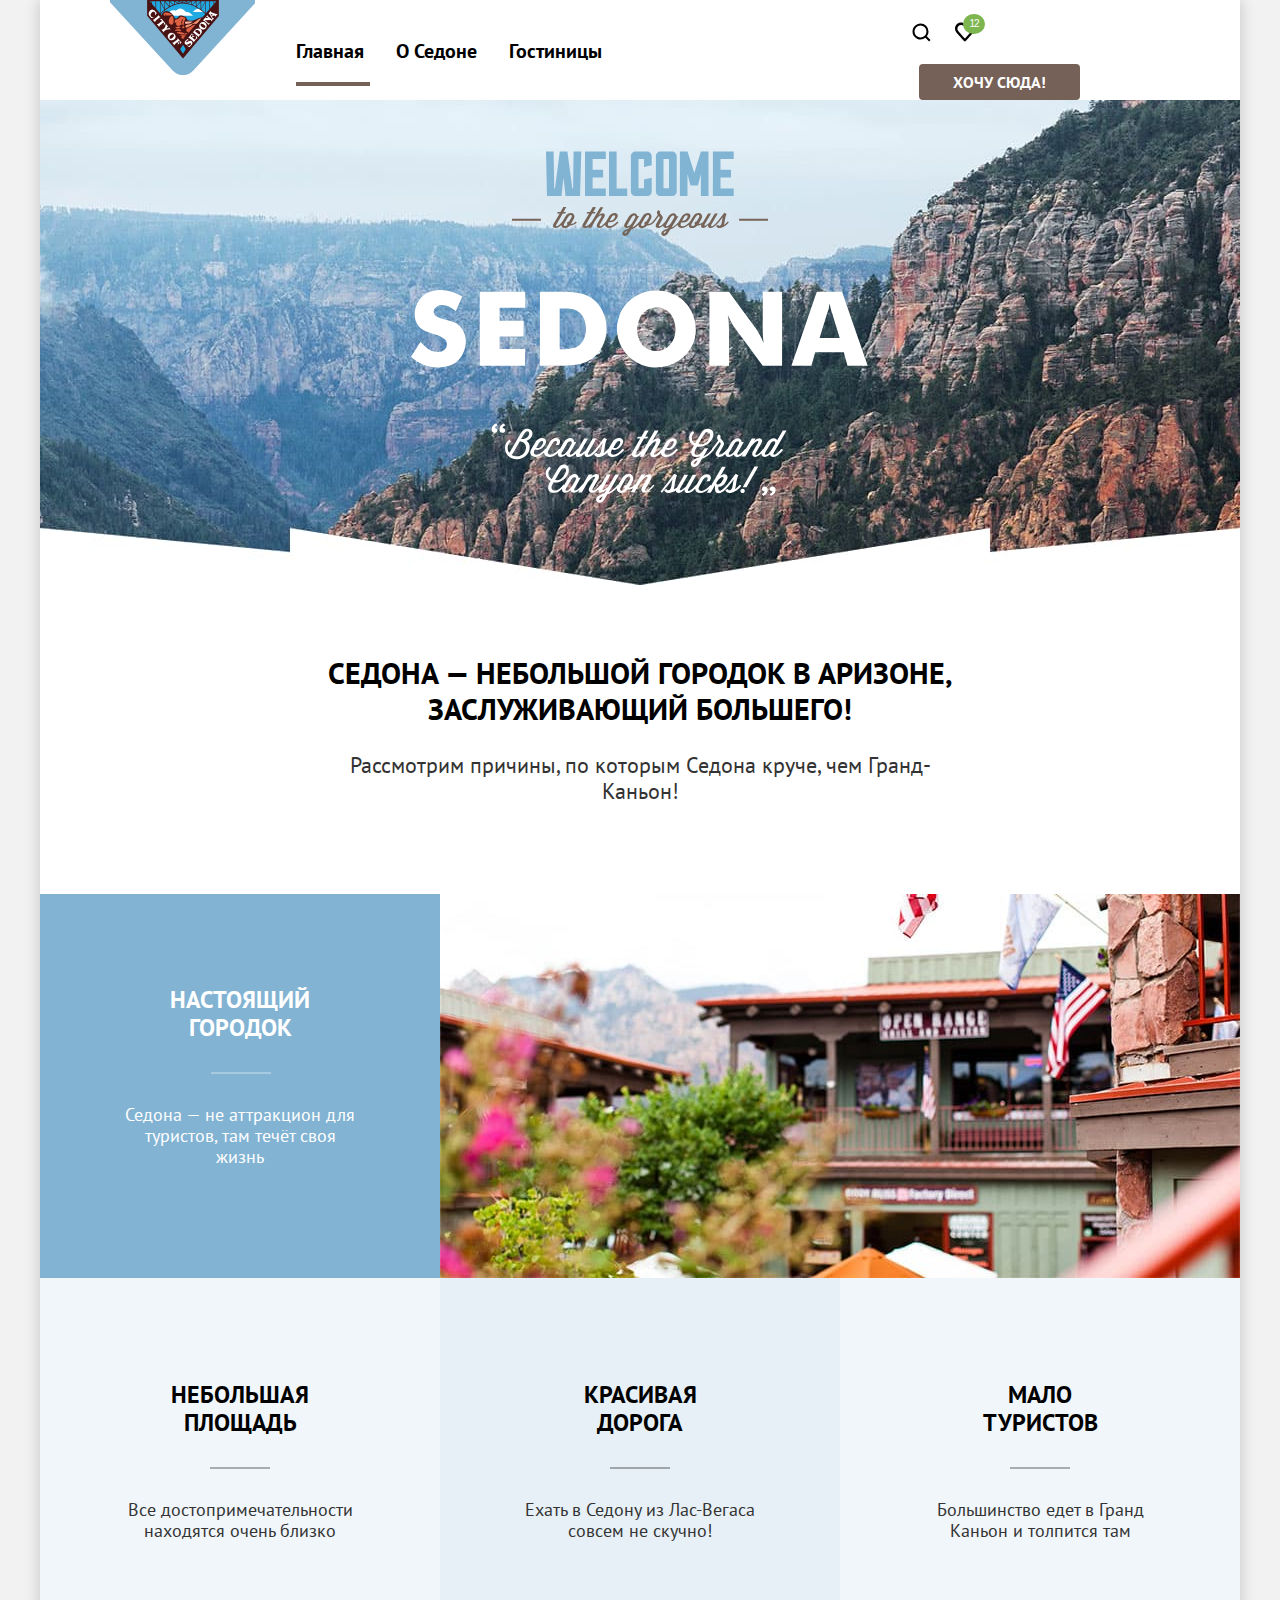
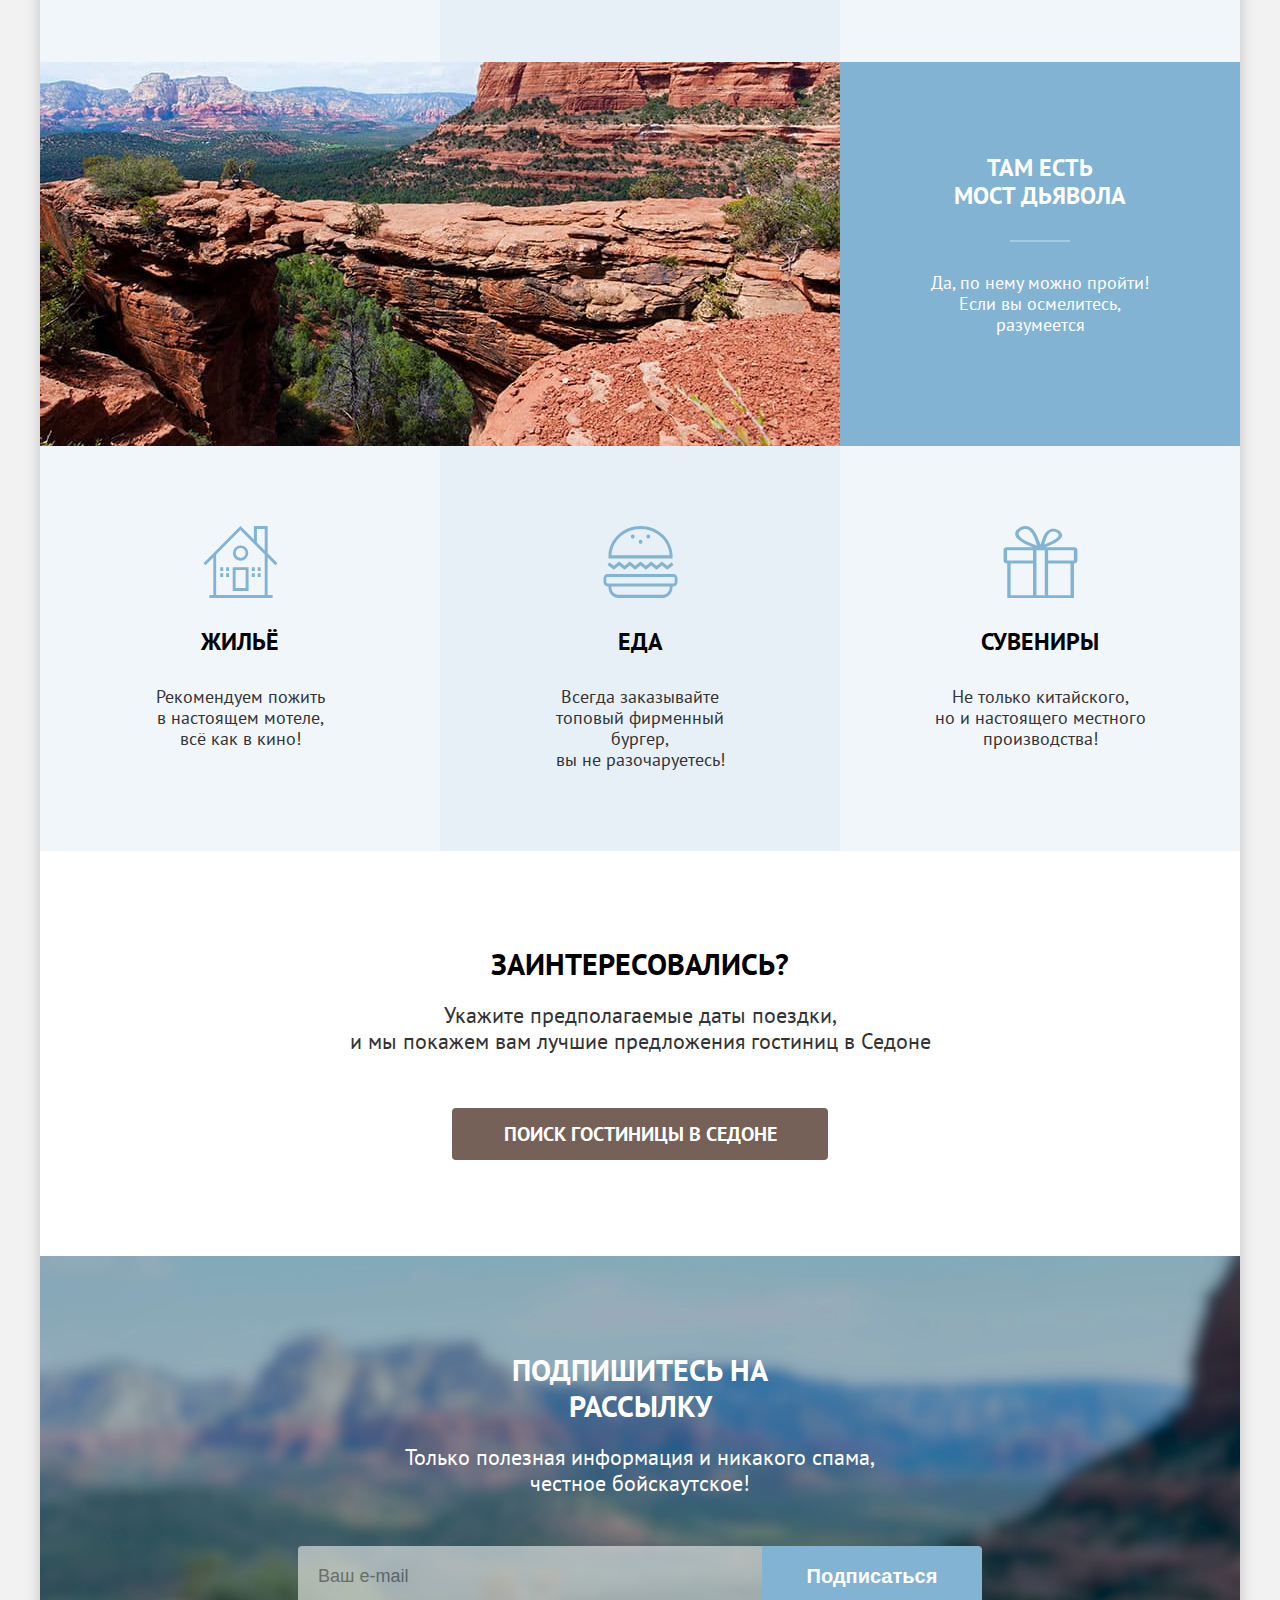
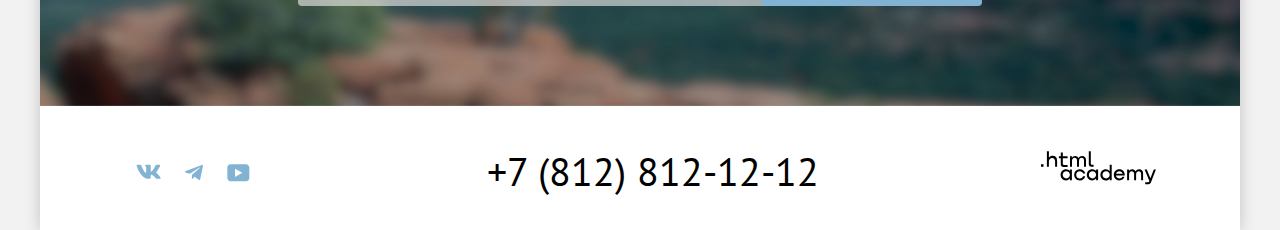
<file: index.html>
<!DOCTYPE html>
<html lang="ru">

  <head>
    <meta charset="utf-8">
    <title>Седона</title>
    <link rel="stylesheet" href="styles/styles.css">
    <link rel="icon" href="favicon.ico">
  </head>
  <body>
    <div class="container">
      <header class="page-header">
        <a class="logo-header" href="index.html">
          <img class="page-header-logo" src="images/logo.svg" width="145" height="75" alt="Логотип Города Седоны.">
        </a>
        <nav class="navigation">
          <ul class="navigation-list">
            <li class="navigation-item">
              <a class="navigation-link navigation-link-current" href="index.html">Главная</a>
            </li>
            <li class="navigation-item">
              <a class="navigation-link" href="about.html">О Седоне</a>
            </li>
            <li class="navigation-item">
              <a class="navigation-link" href="catalog.html">Гостиницы</a>
            </li>
          </ul>
          <ul class="navigation-user">
            <li class="navigation-item">
              <button class="navigation-link search" type="button">
                <svg class="navigation-link-icon" aria-hidden="true" focusable="false" width="20" height="20"
                  viewBox="0 0 20 20" fill="none" xmlns="http://www.w3.org/2000/svg">
                  <path d="m19.5 18-3.7-3.67c1-1.3 1.7-2.98 1.7-4.87a8 8 0 0 0-8-7.96c-4.4 0-8 3.68-8 8.06a8 8 0 0 0
                    12.9 6.26l3.7 3.68 1.4-1.5Zm-10-2.48a6 6 0 0 1-6-5.96 6 6 0 0 1 12 0 6 6 0 0 1-6 5.96Z"
                    fill="#000" />
                </svg>
              </button>
              <span class="visually-hidden">
                Поиск
              </span>
            </li>
            <li class="navigation-item">
              <button class="navigation-link like" type="button">
                <img class="navigation-link-icon" src="images/heart.svg" width="20" height="20" alt="Избранное.">
                <span class="count-like">12</span>
              </button>
              <span class="visually-hidden">
                Избранное
              </span>
            </li>
            <li>
              <a class="navigation-link come_here" href="#">Хочу сюда!</a>
            </li>
          </ul>
        </nav>
      </header>
      <main class="main-container main-index">
        <div class="baner">
          <h1 class="visually-hidden">Седона</h1>
          <img class="logo" src="images/welcome_to_sedona.svg" width="458" height="352" alt="Логотип Седоны.">
        </div>
        <p class="text-heading"> Седона — небольшой городок в Аризоне,<br>
          заслуживающий большего!</p>
        <p class="text reasons">Рассмотрим причины, по которым Седона круче, чем Гранд-Каньон!</p>
        <section class="advantages">
          <h2 class="visually-hidden">Преимущества</h2>
          <ul class="advantages-list">
            <li class="advantages-item-1">
              <div class="help blue">
                <div class="help-text">
                  <h3 class="advantages-title-real_town">Настоящий городок</h3>
                  <p class="advantages-description-real_town"> Седона — не аттракцион для туристов, там течёт своя жизнь</p>
                </div>
                <img class="picture" src="images/real_town.jpg" width="800" height="384" alt="Настоящий городок.">
              </div>
            </li>
            <div class="advantages-help">
              <li class="advantages-item another">
                <h3 class="advantages-title decorative_element">Небольшая площадь</h3>
                <p class="advantages-description">Все достопримечательности находятся очень близко</p>
              </li>
              <li class="advantages-item another">
                <h3 class="advantages-title decorative_element">Красивая<br> дорога</h3>
                <p class="advantages-description">Ехать в Седону из Лас-Вегаса совсем не скучно!</p>
              </li>
              <li class="advantages-item another">
                <h3 class="advantages-title decorative_element">Мало<br> туристов</h3>
                <p class="advantages-description">Большинство едет в Гранд Каньон и толпится там</p>
              </li>
            </div>
            <li class="advantages-item-1">
              <div class="help blue">
                <img class="picture" src="images/devil's_bridge.jpg" width="800" height="384" alt="Мост дьявола.">
                <div class="help-text">
                  <h3 class="advantages-title-devils_bridge">Там есть<br> мост дьявола</h3>
                  <p class="advantages-description-devils_bridge"> Да, по нему можно пройти! Если вы осмелитесь,
                    разумеется</p>
                </div>
              </div>
            </li>

          </ul>
          <ul class="advantages-list">
            <div class="advantages-help">
              <li class="advantages-item">
                <img class="advantages-icon" src="images/house.svg" width="75" height="72" alt="Дом.">
                <h3 class="advantages-title decorative_element-none">Жильё</h3>
                <p class="advantages-description">Рекомендуем пожить<br> в настоящем мотеле,<br>всё как в кино!</p>
              </li>
              <li class="advantages-item">
                <img class="advantages-icon" src="images/food.svg" width="75" height="72" alt="Еда.">
                <h3 class="advantages-title decorative_element-none">Еда</h3>
                <p class="advantages-description">Всегда заказывайте<br> топовый фирменный бургер,<br> вы не
                  разочаруетесь!</p>
              </li>
              <li class="advantages-item">
                <img class="advantages-icon" src="images/souvenirs.svg" width="75" height="72" alt="Сувениры.">
                <h3 class="advantages-title decorative_element-none">Сувениры</h3>
                <p class="advantages-description">Не только китайского,<br>но и настоящего местного<br> производства!
                </p>
              </li>
            </div>
          </ul>
        </section>
        <section class="apointment">
          <h2 class="apointment-title">Заинтересовались?</h2>
          <p class="text-appointment">Укажите предполагаемые даты поездки,<br>и мы покажем вам лучшие предложения
            гостиниц в
            Седоне</p>
          <a class="button-search" href="https://echo.htmlacademy.ru/">ПОИСК ГОСТИНИЦЫ В СЕДОНЕ</a>

          <div class="popover popover-appointment">
            <div class="popover-content">
              <div class="popover-head">
                <h2 class="popover-title">Поиск гостиницы в Седоне</h2>
                <button class="popover-close" type="button">
                  <svg class="close-button" aria-hidden="true" focusable="false" width="15" height="15"
                    viewBox="0 0 15 15" fill="none" xmlns="http://www.w3.org/2000/svg">
                    <path
                      d="M14.5 1.78 13.2.5 7.49 6.2 1.79.5.48 1.8l5.7 5.7-5.7 5.7 1.3 1.3 5.7-5.7 5.7 5.7 1.3-1.3-5.7-5.7 5.7-5.7Z" />
                  </svg>
                  <span class="visually-hidden">Закрыть</span>
                </button>
              </div>
              <form class="popover-form" action="https://echo.htmlacademy.ru/" method="post">

                <div class="field-group popover-form-date">
                  <label class="form-label" for="popover-date-1">Дата заезда:</label>
                  <input class="field-popover" type="text" id="popover-date-1" name="popover-date-1"
                    placeholder="27 апреля 2020"  required>
                  <span class="date-1">Мы не можем отправить вас в прошлое.</span>
                </div>

                <div class="field-group popover-form-date">
                  <label class="form-label" for="popover-date-2" >Дата выезда:</label>
                  <input class="field-popover" type="text" id="popover-date-2" name="popover-date-2"
                    placeholder="1 сентября 2023"  required>
                  <span class="date-2">На эти даты есть свободные номера. Пока есть.</span>
                </div>

                <div class="popover-form-piople-help">
                  <div class="field-group popover-form-piople">
                    <span class="help-popover">Взрослые:</span>
                    <div class="popover-rithg">
                      <div class="popover-slider">
                        <button type="button" class="minus slider-btn">
                          <img class="minus-icon" src="images/minys.svg" width="14" height="2" alt="Кнопка Минус.">
                        </button>
                        <label class="visually-hidden">Количество взрослых</label>
                        <input class="number" type="text" value="2">
                        <button type="button" class="plus slider-btn">
                          <img class="plus-icon" src="images/plus.svg" width="14" height="14" alt="Кнопка Плюс.">
                        </button>
                      </div>
                    </div>
                  </div>

                  <div class="popover-slaider-child">
                    <div class="children">
                      <span class="help-popover help-popover-children">Дети:</span>
                      <img class="popover-icon" src="images/popover_icon.png" width="40" height="40"
                        alt="Правила для детей.">
                    </div>
                    <div class="popover-rithg">
                      <div class="popover-slider">
                        <button type="button" class="minus slider-btn">
                          <img class="minus-icon" src="images/minys.svg" width="14" height="2" alt="Кнопка Минус.">
                        </button>
                        <label class="visually-hidden">Количество детей</label>
                        <input class="number" type="text" value="2">
                        <button type="button" class="plus slider-btn">
                          <img class="plus-icon" src="images/plus.svg" width="14" height="14" alt="Кнопка Плюс.">
                        </button>
                      </div>
                    </div>
                    <div class="popover-slaider-child-icon">
                      <p class="popover-slaider-child-text">
                        Укажите количество детей, которые будут с вами, возраст которых от 6 до 18 лет. Дети <br>до 6
                        лет размещаются<br> бесплатно.
                      </p>
                    </div>
                  </div>
                </div>
                <button class="popover-search" type="submit">Найти</button>
              </form>
            </div>
          </div>
        </section>

        <section class="newsletter">
          <h2 class="page-main-title">Подпишитесь на рассылку</h2>
          <p class="text-newsletter">Только полезная информация и никакого спама,<br>честное бойскаутское!</p>
          <form class="newsletter-form" action="https://echo.htmlacademy.ru/" method="post">
            <div class="help-newsletter">
              <label class="visually-hidden">Ваш e-mail</label>
              <input class="field" placeholder="Ваш e-mail" type="email" name="newsletter-email" id="newsletter-email"
                required>
              <button class="button newsletter-button" type="submit">
                Подписаться
              </button>
            </div>
          </form>
        </section>
      </main>
      <footer class="page-footer">
        <section class="footer-social">
          <ul class="footer-social-list">
            <li class="footer-social-item">
              <a class="button-vk" href="https://vk.com/htmlacademy">
                <svg class="footer-icon" aria-hidden="true" focusable="false" width="25" height="15" viewBox="0 0 25 15"
                  xmlns="http://www.w3.org/2000/svg">
                  <path fill-rule="evenodd" clip-rule="evenodd"
                    d="M24.12 1.8c.16-.54 0-.94-.8-.94H20.7c-.67 0-.98.34-1.15.73 0 0-1.33 3.2-3.22 5.27-.61.6-.9.8-1.23.8-.16 0-.41-.2-.41-.75v-5.1c0-.66-.19-.95-.74-.95H9.82c-.42 0-.67.3-.67.59 0 .62.95.76 1.04 2.51v3.8c0 .83-.15.98-.48.98-.9 0-3.06-3.2-4.34-6.88-.25-.72-.5-1-1.18-1H1.57c-.75 0-.9.34-.9.73 0 .68.89 4.07 4.14 8.55 2.17 3.06 5.23 4.72 8 4.72 1.68 0 1.88-.37 1.88-1v-2.32c0-.74.16-.88.7-.88.38 0 1.05.19 2.6 1.66 1.79 1.75 2.08 2.54 3.08 2.54h2.63c.75 0 1.12-.37.9-1.1-.23-.72-1.08-1.77-2.2-3.02-.62-.71-1.54-1.48-1.82-1.86-.39-.5-.28-.71 0-1.15 0 0 3.2-4.42 3.54-5.93Z" />
                </svg>
                <span class="visually-hidden">ВКонтакте</span>
              </a>
            </li>
            <li class="footer-social-item">
              <a class="button-tg" href=" https://t.me/htmlacademy">
                <svg class="footer-icon" aria-hidden="true" focusable="false" width="18" height="17" viewBox="0 0 18 17"
                  fill="none" xmlns="http://www.w3.org/2000/svg">
                  <path
                    d="M16.79.96.84 7.1c-1.09.44-1.08 1.05-.2 1.32l4.1 1.28 9.47-5.98c.44-.27.85-.13.52.17l-7.68 6.93-.28 4.22c.41 0 .6-.2.83-.41l1.99-1.94 4.13 3.06c.77.42 1.31.2 1.5-.71l2.72-12.8c.28-1.1-.43-1.61-1.16-1.28Z" />
                </svg>
                <span class="visually-hidden">Телеграм</span>
              </a>
            </li>
            <li class="footer-social-item">
              <a class="button-youtube" href=" https://www.youtube.com/user/htmlacademyru">
                <svg class="footer-icon" aria-hidden="true" focusable="false" width="23" height="18" viewBox="0 0 23 18"
                  fill="none" xmlns="http://www.w3.org/2000/svg">
                  <path
                    d="M18.94.36H3.51C1.65.36.33 1.95.33 3.76v10.09c0 1.91 1.32 3.5 3.18 3.5h15.65c1.64 0 3.17-1.59 3.17-3.4V3.76c-.22-1.8-1.53-3.4-3.39-3.4ZM7.99 12.89V4.82l7.34 4.04-7.34 4.03Z" />
                </svg>
                <span class="visually-hidden">Ютуб</span>
              </a>
            </li>
          </ul>
        </section>
        <section class="footer-contacts">
          <a class="footer-contacts-address-phone" href="tel:+78121212">+7 (812) 812-12-12</a>
        </section>
        <a class="htmlacademy-link" href="https://htmlacademy.ru/">
          <svg class="htmlacademy-logo" width="115" height="34" viewBox="0 0 115 34" xmlns="http://www.w3.org/2000/svg">
            <path
              d="M0 13.26v2.6h2.5v-2.6H0ZM11.6 4.86c-1.6 0-2.8.7-3.6 1.7h-.1V.36h-2v15.5h2v-5.3c0-2.1 1.3-3.6 3.3-3.6 1.8 0 2.9 1.4 2.9 3.2v5.7h2v-6.1c.1-3-1.8-4.9-4.5-4.9ZM26.6 5.16h-4.8v-3.7h-2v3.8h-1.9v2h1.9v6c0 1.7 1 2.7 2.7 2.7h4.1v-2h-3.7c-.7 0-1.1-.4-1.1-1.1v-5.7h4.8v-2ZM41.1 4.96c-1.6 0-2.9.8-3.5 2.1h-.1c-.6-1.2-1.8-2.1-3.4-2.1-1.4 0-2.5.8-3.1 1.8h-.1v-1.6H29v10.6h2v-5.4c0-2 1-3.5 2.6-3.5 1.5 0 2.4 1 2.4 2.6v6.3h2v-5.6c0-2.4 1.4-3.3 2.6-3.3 1.5 0 2.4 1 2.4 2.6v6.3h2v-6.5c.1-2.5-1.4-4.3-3.9-4.3ZM47.8 13.06c0 1.7 1 2.7 2.8 2.7h2v-2h-1.7c-.7 0-1.1-.4-1.1-1.1V.36h-2v12.7ZM28.9 20.06c-.9-1.1-2.2-1.8-3.9-1.8-3.1 0-5.4 2.3-5.4 5.6s2.3 5.6 5.4 5.6c1.8 0 3-.8 3.8-1.9h.1v1.6h2v-10.6h-2v1.5Zm-3.6 7.4c-2.2 0-3.6-1.6-3.6-3.6s1.4-3.6 3.6-3.6 3.6 1.6 3.6 3.6c0 1.9-1.4 3.6-3.6 3.6ZM44.2 22.36c-.5-2.4-2.6-4.1-5.4-4.1a5.4 5.4 0 0 0-5.6 5.6c0 3.1 2.2 5.6 5.6 5.6 2.8 0 4.9-1.8 5.4-4.2h-2.1a3.4 3.4 0 0 1-3.3 2.3c-2.2 0-3.6-1.6-3.6-3.6s1.4-3.6 3.6-3.6c1.6 0 2.8 1 3.3 2.2h2.1v-.2ZM55.1 20.06c-.9-1.1-2.2-1.8-3.9-1.8-3.1 0-5.4 2.3-5.4 5.6s2.3 5.6 5.4 5.6c1.8 0 3-.8 3.8-1.9h.1v1.6h2v-10.6h-2v1.5Zm-3.6 7.4c-2.2 0-3.6-1.6-3.6-3.6s1.4-3.6 3.6-3.6 3.6 1.6 3.6 3.6c0 1.9-1.5 3.6-3.6 3.6ZM68.7 20.16c-.9-1.1-2.2-1.9-3.9-1.9-3.1 0-5.4 2.3-5.4 5.6s2.2 5.6 5.4 5.6c1.7 0 3-.8 3.8-1.8h.1v1.5h2v-15.4h-2v6.4Zm-3.6 7.3c-2.2 0-3.6-1.6-3.6-3.6s1.4-3.6 3.6-3.6 3.6 1.6 3.6 3.6c-.1 2-1.5 3.6-3.6 3.6ZM78.3 18.26c-3.3 0-5.5 2.5-5.5 5.6 0 3 2.1 5.6 5.5 5.6 2.5 0 4.5-1.3 5.2-3.6h-2.1c-.5 1-1.6 1.6-3 1.6-1.9 0-3.3-1.3-3.4-2.9h8.8c.2-3.6-2-6.3-5.5-6.3Zm0 1.9c1.7 0 3 1 3.3 2.6h-6.5c.3-1.5 1.5-2.6 3.2-2.6ZM98.2 18.26c-1.6 0-2.9.8-3.6 2h-.1c-.6-1.2-1.8-2-3.4-2-1.4 0-2.5.7-3.1 1.8v-1.5h-1.9v10.6h2v-5.4c0-2 1-3.4 2.6-3.5 1.5 0 2.4 1 2.4 2.6v6.3h2v-5.6c0-2.4 1.4-3.3 2.6-3.3 1.5 0 2.4 1 2.4 2.6v6.3h2v-6.5c.1-2.6-1.4-4.4-3.9-4.4ZM109.4 27.36l-3.6-8.9h-2.2l4.8 11.6c-.3.9-.7 1.2-1.7 1.2h-2.5v2h2.5c1.8 0 2.8-.8 3.5-2.6l4.7-12.2h-2.1l-3.4 8.9Z" />
          </svg>
        </a>
      </footer>
    </div>
  </body>

</html>
</file>
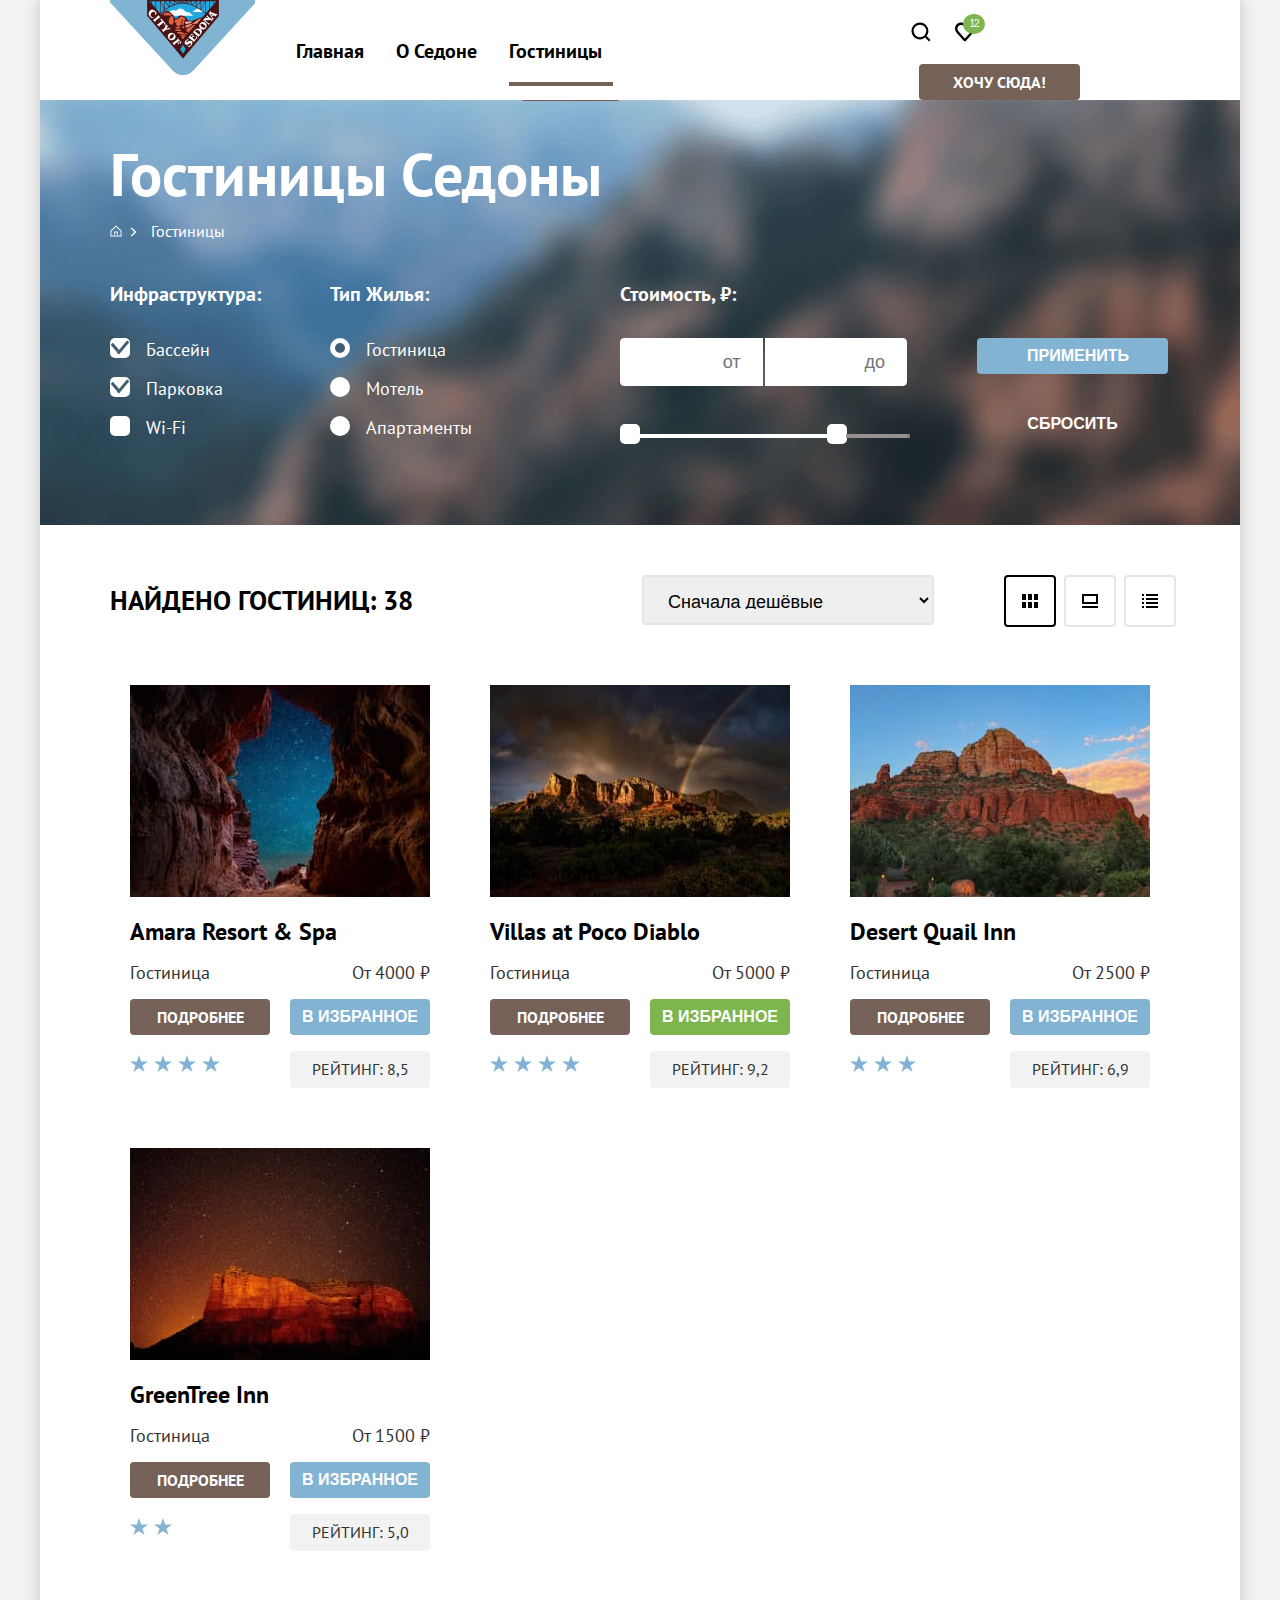
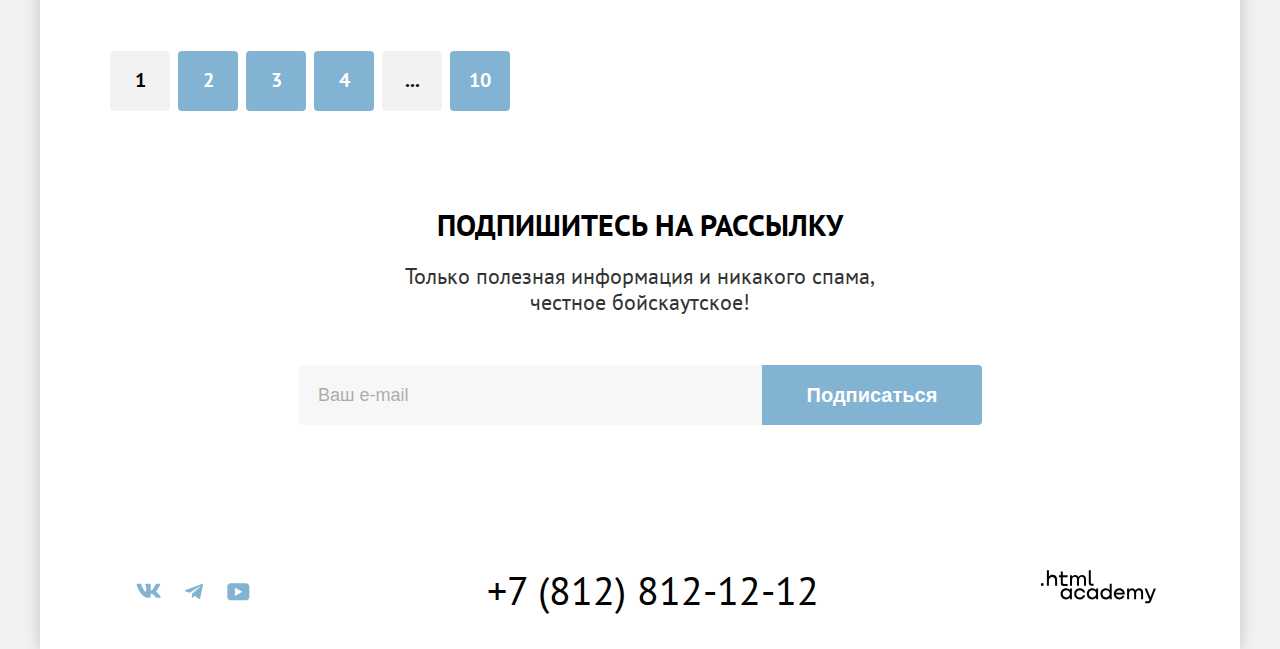
<file: catalog.html>
<!DOCTYPE html>
<html lang="ru">

  <head>
    <meta charset="utf-8">
    <title>Каталог</title>
    <link rel="stylesheet" href="styles/styles.css">
    <link rel="icon" href="favicon.ico" width="32" height="32">
  </head>

  <body>
    <div class="container">
      <header class="page-header">
        <a class="logo-header" href="index.html">
          <img class="page-header-logo" src="images/logo.svg" width="145" height="75" alt="Логотип Города Седоны.">
        </a>
        <nav class="navigation">
          <ul class="navigation-list">
            <li class="navigation-item">
              <a class="navigation-link" href="index.html">Главная</a>
            </li>
            <li class="navigation-item">
              <a class="navigation-link" href="about.html">О Седоне</a>
            </li>
            <li>
              <a class="navigation-link navigation-link-current-catalog" href="catalog.html">Гостиницы</a>
            </li>
          </ul>
          <ul class="navigation-user">
            <li class="navigation-item">
              <button class="navigation-link search" type="button">
                <img class="navigation-link-icon" src="images/search.svg" width="20" height="20" alt="Поиск.">
              </button>
              <span class="visually-hidden">
                Поиск
              </span>
            </li>
            <li class="navigation-item">
              <button class="navigation-link like" type="button">
                <img class="navigation-link-icon" src="images/heart.svg" width="20" height="20" alt="Избранное.">
                <span class="count-like">12</span>
              </button>
              <span class="visually-hidden">
                Понравилось
              </span>
            </li>
            <li>
              <a class="navigation-link come_here" href="#">Хочу сюда!</a>
            </li>
          </ul>
        </nav>
      </header>
      <main class="main-container main-inner">
        <div class="help-catalog">
          <header class="inner-header">
            <h1 class="inner-header-title">Гостиницы Седоны</h1>
            <section class="breadcrumbs">
              <a class="breadcrumbs-link main" href="index.html">
                <img class="breadcrumbs-icon" src="images/breadcrams_logo_1.svg" width="12" height="12"
                  alt="На главную.">
              </a>
              <a class="breadcrumbs-link catalog" href="catalog.html">
                <img class="breadcrumbs-icon" src="images/breadcrams_logo_2.svg" width="7" height="10"
                  alt="Текущая страница.">
                Гостиницы
              </a>
            </section>
          </header>
          <div class="catalog-filter-price">
            <section class="catalog-products">
              <h2 class="visually-hidden">Список услуг с фильтрами</h2>
              <form class="catalog-filter" action="https://echo.htmlacademy.ru/" method="get">
                <div class="catalog-help">
                  <fieldset class="catalog-filter-group">
                    <legend class="catalog-filter-title">Инфраструктура:</legend>
                    <ul class="catalog-filter-list">
                      <li class="catalog-filter-item">
                        <label class="control">
                          <input class="visually-hidden control-input" type="checkbox" name="swimming pool" checked>
                          <span class="control-mark"></span>
                          <span class="control-label">Бассейн</span>
                        </label>
                      </li>
                      <li class="catalog-filter-item">
                        <label class="control">
                          <input class="visually-hidden control-input" type="checkbox" name="parking" checked>
                          <span class="control-mark"></span>
                          <span class="control-label">Парковка</span>
                        </label>
                      </li>
                      <li class="catalog-filter-item">
                        <label class="control">
                          <input class="visually-hidden control-input" type="checkbox" name="wi-fi">
                          <span class="control-mark"></span>
                          <span class="control-label">Wi-Fi</span>
                        </label>
                      </li>
                    </ul>
                  </fieldset>

                  <fieldset class="catalog-filter-group">
                    <legend class="catalog-filter-title">Тип Жилья:</legend>
                    <ul class="catalog-filter-list">
                      <li class="catalog-filter-item">
                        <label class="control">
                          <input class="visually-hidden control-input" type="radio" name="product-group" checked>
                          <span class="control-mark control-mark-circle"></span>
                          <span class="control-label">Гостиница</span>
                        </label>
                      </li>
                      <li class="catalog-filter-item">
                        <label class="control">
                          <input class="visually-hidden control-input" type="radio" name="product-group">
                          <span class="control-mark control-mark-circle"></span>
                          <span class="control-label">Мотель</span>
                        </label>
                      </li>
                      <li class="catalog-filter-item">
                        <label class="control">
                          <input class="visually-hidden control-input" type="radio" name="product-group">
                          <span class="control-mark control-mark-circle"></span>
                          <span class="control-label">Апартаменты</span>
                        </label>
                      </li>
                    </ul>
                  </fieldset>
                </div>
                <div class="price-help-1">
                  <h3 class="advantages-title-price">Стоимость, ₽:</h3>
                  <div class="input-help">
                    <label class="visually-hidden">Стоимость от</label>
                    <input class="price" placeholder="от" type="number">
                    <label class="visually-hidden">Стоимость до</label>
                    <input class="price" placeholder="до" type="number">
                  </div>
                  <div class="range-scale">
                    <button type="button" class="range-toggle toggle-min">
                      <span class="visually-hidden">Изменить минимальную цену.</span>
                    </button>
                    <button type="button" class="range-toggle toggle-max">
                      <span class="visually-hidden">Изменить максимальную цену.</span>
                    </button>
                  </div>
                  <div class="range-bar" style="right: 60px; width: 60px;">
                  </div>
                </div>
                <div class="price-help-2">
                  <button class="button-apply" type="submit">Применить</button>
                  <button class="button-throw_off" type="submit">Сбросить</button>
                </div>
              </form>
            </section>
          </div>
        </div>
        <div class="selector">
          <h3 class="inner-title">Найдено гостиниц: 38</h3>
          <select class="select-control" aria-label="Сортировка.">
            <option value="popular">Сначала дешёвые</option>
            <option value="cheap">Сначала популярные</option>
            <option value="expensive">Сначала дорогие</option>
          </select>
          <div class="view">
            <a href="#" class="button-view">
              <span class="visually-hidden">Показать карточки</span>
              <svg class="catalog-icon" aria-hidden="true" focusable="false" width="16" height="14" viewBox="0 0 16 14"
                fill="none" xmlns="http://www.w3.org/2000/svg">
                <g clip-path="url(#a)" fill="#000">
                  <path d="M4 0H0v6h4V0ZM16 0h-4v6h4V0ZM10 0H6v6h4V0ZM4 8H0v6h4V8ZM16 8h-4v6h4V8ZM10 8H6v6h4V8Z"/>
                </g>
                <defs>
                  <clipPath id="a">
                    <path fill="#fff" d="M0 0h16v14H0z" />
                  </clipPath>
                </defs>
              </svg>
            </a>
            <a href="#" class="button-view button-light">
              <span class="visually-hidden">Показать все</span>
              <svg class="catalog-icon" aria-hidden="true" focusable="false" width="16" height="14" viewBox="0 0 16 14"
                fill="none" xmlns="http://www.w3.org/2000/svg">
                <g clip-path="url(#b)" fill="#000">
                  <path d="M16 12H0v2h16v-2ZM14 2v6H2V2h12Zm2-2H0v10h16V0Z" />
                </g>
                <defs>
                  <clipPath id="b">
                    <path fill="#fff" d="M0 0h16v14H0z" />
                  </clipPath>
                </defs>
              </svg>
            </a>
            <a href="#" class="button-view button-light">
              <span class="visually-hidden">Показать список</span>
              <svg class="catalog-icon" aria-hidden="true" focusable="false" width="16" height="14" viewBox="0 0 16 14"
                fill="none" xmlns="http://www.w3.org/2000/svg">
                <g clip-path="url(#c)" fill="#000">
                  <path d="M2 0H0v2h2V0ZM16 0H4v2h12V0ZM2 4H0v2h2V4ZM16 4H4v2h12V4ZM2 8H0v2h2V8ZM16
                 8H4v2h12V8ZM2 12H0v2h2v-2ZM16 12H4v2h12v-2Z" />
                </g>
                <defs>
                  <clipPath id="c">
                    <path fill="#fff" d="M0 0h16v14H0z" />
                  </clipPath>
                </defs>
              </svg>
            </a>
          </div>
        </div>
        <ul class="product-list">
          <li class="product-card">
            <a class="product-card-link" href="product.html">
              <img class="product-card-image" src="images/amara_resort_spa.jpg" width="300" height="212"
                alt="Amara Resort & Spa.">
              <h4 class="product-card-title">Amara Resort & Spa</h4>
            </a>
            <div class="price-help">
              <span class="text-price">Гостиница</span>
              <span class="product-card-price">От 4000 ₽</span>
              <a class="product-card-button button_detailed" href="#">подробнее</a>
              <button class="product-card-button button_favourites" type="button">в избранное</button>
              <div class="stars">
                <img class="rating-stars" src="images/rating_star.svg" width="18" height="17" alt="Звезда рейтинга.">
                <img class="rating-stars" src="images/rating_star.svg" width="18" height="17" alt="Звезда рейтинга.">
                <img class="rating-stars" src="images/rating_star.svg" width="18" height="17" alt="Звезда рейтинга.">
                <img class="rating-stars" src="images/rating_star.svg" width="18" height="17" alt="Звезда рейтинга.">
              </div>
              <span class="text-rating">Рейтинг: 8,5</span>
            </div>
          </li>

          <li class="product-card">
            <a class="product-card-link" href="product.html">
              <img class="product-card-image" src="images/villas_at_poco_diablo.jpg" width="300" height="212"
                alt="Villas at Poco Diablo.">
              <h4 class="product-card-title">Villas at Poco Diablo</h4>
            </a>
            <div class="price-help">
              <span class="text-price">Гостиница</span>
              <span class="product-card-price">От 5000 ₽</span>
              <a class="product-card-button button_detailed" href="#">подробнее</a>
              <button class="product-card-button button_favourites_green" type="button">в избранное</button>
              <div class="stars">
                <img class="rating-stars" src="images/rating_star.svg" width="18" height="17" alt="Звезда рейтинга.">
                <img class="rating-stars" src="images/rating_star.svg" width="18" height="17" alt="Звезда рейтинга.">
                <img class="rating-stars" src="images/rating_star.svg" width="18" height="17" alt="Звезда рейтинга.">
                <img class="rating-stars" src="images/rating_star.svg" width="18" height="17" alt="Звезда рейтинга.">
              </div>
              <span class="text-rating">Рейтинг: 9,2</span>
            </div>
          </li>

          <li class="product-card">
            <a class="product-card-link" href="product.html">
              <img class="product-card-image" src="images/desert_quail_inn.jpg" width="300" height="212"
                alt="Desert Quail Inn.">
              <h4 class="product-card-title">Desert Quail Inn</h4>
            </a>
            <div class="price-help">
              <span class="text-price">Гостиница</span>
              <span class="product-card-price">От 2500 ₽</span>
              <a class="product-card-button button_detailed" href="#">подробнее</a>
              <button class="product-card-button button_favourites" type="button">в избранное</button>
              <div class="stars">
                <img class="rating-stars" src="images/rating_star.svg" width="18" height="17" alt="Звезда рейтинга.">
                <img class="rating-stars" src="images/rating_star.svg" width="18" height="17" alt="Звезда рейтинга.">
                <img class="rating-stars" src="images/rating_star.svg" width="18" height="17" alt="Звезда рейтинга.">
              </div>
              <span class="text-rating">Рейтинг: 6,9</span>
            </div>
          </li>

          <li class="product-card">
            <a class="product-card-link" href="product.html">
              <img class="product-card-image" src="images/greentree_inn.jpg" width="300" height="212"
                alt="GreenTree Inn.">
              <h4 class="product-card-title">GreenTree Inn</h4>
            </a>
            <div class="price-help">
              <span class="text-price">Гостиница</span>
              <span class="product-card-price">От 1500 ₽</span>
              <a class="product-card-button button_detailed" href="#">подробнее</a>
              <button class="product-card-button button_favourites" type="button">в избранное</button>
              <div class="stars">
                <img class="rating-stars" src="images/rating_star.svg" width="18" height="17" alt="Звезда рейтинга.">
                <img class="rating-stars" src="images/rating_star.svg" width="18" height="17" alt="Звезда рейтинга.">
              </div>
              <span class="text-rating">Рейтинг: 5,0</span>
            </div>
          </li>
        </ul>
        <div class="pagination-container">
          <ul class="pagination">
            <li class="pagination-item">
              <a class="pagination-link pagination-current">1</a>
            </li>
            <li class="pagination-item">
              <a class="pagination-link" href="#">2</a>
            </li>
            <li class="pagination-item">
              <a class="pagination-link" href="#">3</a>
            </li>
            <li class="pagination-item">
              <a class="pagination-link" href="#">4</a>
            </li>
            <li class="pagination-item">
              <a class="pagination-link pagination-current" href="#">...</a>
            </li>
            <li class="pagination-item">
              <a class="pagination-link" href="#">10</a>
            </li>
          </ul>
        </div>
        </section>
        <section class="newsletter-catalog">
          <h2 class="page-main-title-catalog">Подпишитесь на рассылку</h2>
          <p class="text-newsletter-catalog">Только полезная информация и никакого спама,<br>честное бойскаутское!
          </p>
          <form class="newsletter-form" action="https://echo.htmlacademy.ru/" method="post">
          <div class="help-newsletter">
            <label class="visually-hidden">Ваш e-mail</label>
            <input class="field" placeholder="Ваш e-mail" type="email" name="newsletter-email" id="newsletter-email"
              required>
            <button class="button newsletter-button" type="submit">
              Подписаться
            </button>
          </form>
          </div>
        </section>
      </main>
      <footer class="page-footer">
        <section class="footer-social">
          <ul class="footer-social-list">
            <li class="footer-social-item">
              <a class="button-vk" href="https://vk.com/htmlacademy">
                <svg class="footer-icon" aria-hidden="true" focusable="false" width="25" height="15" viewBox="0 0 25 15"
                  xmlns="http://www.w3.org/2000/svg">
                  <path fill-rule="evenodd" clip-rule="evenodd"
                    d="M24.12 1.8c.16-.54 0-.94-.8-.94H20.7c-.67 0-.98.34-1.15.73 0 0-1.33 3.2-3.22 5.27-.61.6-.9.8-1.23.8-.16 0-.41-.2-.41-.75v-5.1c0-.66-.19-.95-.74-.95H9.82c-.42 0-.67.3-.67.59 0 .62.95.76 1.04 2.51v3.8c0 .83-.15.98-.48.98-.9 0-3.06-3.2-4.34-6.88-.25-.72-.5-1-1.18-1H1.57c-.75 0-.9.34-.9.73 0 .68.89 4.07 4.14 8.55 2.17 3.06 5.23 4.72 8 4.72 1.68 0 1.88-.37 1.88-1v-2.32c0-.74.16-.88.7-.88.38 0 1.05.19 2.6 1.66 1.79 1.75 2.08 2.54 3.08 2.54h2.63c.75 0 1.12-.37.9-1.1-.23-.72-1.08-1.77-2.2-3.02-.62-.71-1.54-1.48-1.82-1.86-.39-.5-.28-.71 0-1.15 0 0 3.2-4.42 3.54-5.93Z" />
                </svg>
                <span class="visually-hidden">ВКонтакте</span>
              </a>
            </li>
            <li class="footer-social-item">
              <a class="button-tg" href=" https://t.me/htmlacademy">
                <svg class="footer-icon" aria-hidden="true" focusable="false" width="18" height="17" viewBox="0 0 18 17"
                  fill="none" xmlns="http://www.w3.org/2000/svg">
                  <path
                    d="M16.79.96.84 7.1c-1.09.44-1.08 1.05-.2 1.32l4.1 1.28 9.47-5.98c.44-.27.85-.13.52.17l-7.68 6.93-.28 4.22c.41 0 .6-.2.83-.41l1.99-1.94 4.13 3.06c.77.42 1.31.2 1.5-.71l2.72-12.8c.28-1.1-.43-1.61-1.16-1.28Z" />
                </svg>
                <span class="visually-hidden">Телеграм</span>
              </a>
            </li>
            <li class="footer-social-item">
              <a class="button-youtube" href=" https://www.youtube.com/user/htmlacademyru">
                <svg class="footer-icon" aria-hidden="true" focusable="false" width="23" height="18" viewBox="0 0 23 18"
                  fill="none" xmlns="http://www.w3.org/2000/svg">
                  <path
                    d="M18.94.36H3.51C1.65.36.33 1.95.33 3.76v10.09c0 1.91 1.32 3.5 3.18 3.5h15.65c1.64 0 3.17-1.59 3.17-3.4V3.76c-.22-1.8-1.53-3.4-3.39-3.4ZM7.99 12.89V4.82l7.34 4.04-7.34 4.03Z" />
                </svg>
                <span class="visually-hidden">Ютуб</span>
              </a>
            </li>
          </ul>
        </section>
        <section class="footer-contacts">
          <a class="footer-contacts-address-phone" href="tel:+78121212">+7 (812) 812-12-12</a>
        </section>
        <a class="htmlacademy-link" href="https://htmlacademy.ru/">
          <svg class="htmlacademy-logo" width="115" height="34" viewBox="0 0 115 34" xmlns="http://www.w3.org/2000/svg">
            <path
              d="M0 13.26v2.6h2.5v-2.6H0ZM11.6 4.86c-1.6 0-2.8.7-3.6 1.7h-.1V.36h-2v15.5h2v-5.3c0-2.1 1.3-3.6 3.3-3.6 1.8 0 2.9 1.4 2.9 3.2v5.7h2v-6.1c.1-3-1.8-4.9-4.5-4.9ZM26.6 5.16h-4.8v-3.7h-2v3.8h-1.9v2h1.9v6c0 1.7 1 2.7 2.7 2.7h4.1v-2h-3.7c-.7 0-1.1-.4-1.1-1.1v-5.7h4.8v-2ZM41.1 4.96c-1.6 0-2.9.8-3.5 2.1h-.1c-.6-1.2-1.8-2.1-3.4-2.1-1.4 0-2.5.8-3.1 1.8h-.1v-1.6H29v10.6h2v-5.4c0-2 1-3.5 2.6-3.5 1.5 0 2.4 1 2.4 2.6v6.3h2v-5.6c0-2.4 1.4-3.3 2.6-3.3 1.5 0 2.4 1 2.4 2.6v6.3h2v-6.5c.1-2.5-1.4-4.3-3.9-4.3ZM47.8 13.06c0 1.7 1 2.7 2.8 2.7h2v-2h-1.7c-.7 0-1.1-.4-1.1-1.1V.36h-2v12.7ZM28.9 20.06c-.9-1.1-2.2-1.8-3.9-1.8-3.1 0-5.4 2.3-5.4 5.6s2.3 5.6 5.4 5.6c1.8 0 3-.8 3.8-1.9h.1v1.6h2v-10.6h-2v1.5Zm-3.6 7.4c-2.2 0-3.6-1.6-3.6-3.6s1.4-3.6 3.6-3.6 3.6 1.6 3.6 3.6c0 1.9-1.4 3.6-3.6 3.6ZM44.2 22.36c-.5-2.4-2.6-4.1-5.4-4.1a5.4 5.4 0 0 0-5.6 5.6c0 3.1 2.2 5.6 5.6 5.6 2.8 0 4.9-1.8 5.4-4.2h-2.1a3.4 3.4 0 0 1-3.3 2.3c-2.2 0-3.6-1.6-3.6-3.6s1.4-3.6 3.6-3.6c1.6 0 2.8 1 3.3 2.2h2.1v-.2ZM55.1 20.06c-.9-1.1-2.2-1.8-3.9-1.8-3.1 0-5.4 2.3-5.4 5.6s2.3 5.6 5.4 5.6c1.8 0 3-.8 3.8-1.9h.1v1.6h2v-10.6h-2v1.5Zm-3.6 7.4c-2.2 0-3.6-1.6-3.6-3.6s1.4-3.6 3.6-3.6 3.6 1.6 3.6 3.6c0 1.9-1.5 3.6-3.6 3.6ZM68.7 20.16c-.9-1.1-2.2-1.9-3.9-1.9-3.1 0-5.4 2.3-5.4 5.6s2.2 5.6 5.4 5.6c1.7 0 3-.8 3.8-1.8h.1v1.5h2v-15.4h-2v6.4Zm-3.6 7.3c-2.2 0-3.6-1.6-3.6-3.6s1.4-3.6 3.6-3.6 3.6 1.6 3.6 3.6c-.1 2-1.5 3.6-3.6 3.6ZM78.3 18.26c-3.3 0-5.5 2.5-5.5 5.6 0 3 2.1 5.6 5.5 5.6 2.5 0 4.5-1.3 5.2-3.6h-2.1c-.5 1-1.6 1.6-3 1.6-1.9 0-3.3-1.3-3.4-2.9h8.8c.2-3.6-2-6.3-5.5-6.3Zm0 1.9c1.7 0 3 1 3.3 2.6h-6.5c.3-1.5 1.5-2.6 3.2-2.6ZM98.2 18.26c-1.6 0-2.9.8-3.6 2h-.1c-.6-1.2-1.8-2-3.4-2-1.4 0-2.5.7-3.1 1.8v-1.5h-1.9v10.6h2v-5.4c0-2 1-3.4 2.6-3.5 1.5 0 2.4 1 2.4 2.6v6.3h2v-5.6c0-2.4 1.4-3.3 2.6-3.3 1.5 0 2.4 1 2.4 2.6v6.3h2v-6.5c.1-2.6-1.4-4.4-3.9-4.4ZM109.4 27.36l-3.6-8.9h-2.2l4.8 11.6c-.3.9-.7 1.2-1.7 1.2h-2.5v2h2.5c1.8 0 2.8-.8 3.5-2.6l4.7-12.2h-2.1l-3.4 8.9Z"/>
          </svg>
        </a>
      </footer>
    </div>
  </body>

</html>
</file>
<file: styles/styles.css>
@font-face {
  font-family: "PT Sans";
  font-style: normal;
  font-weight: 400;
  src: url("../fonts/ptsans-400.woff2") format("woff2");
  font-display: swap;
}

@font-face {
  font-family: "PT Sans";
  font-style: normal;
  font-weight: 700;
  src: url("../fonts/ptsans-700.woff2") format("woff2");
  font-display: swap;
}

html {
  height: 100%;
}

body {
  margin: 0;
  display: flex;
  flex-direction: column;
  min-height: 100%;
  font-style: normal;
  font-family: "PT Sans", sans-serif;
  font-size: 22px;
  line-height: 26px;
  color: #242424;
  background-color: #F2F2F2;
}

.container {
  margin: 0 auto;
  width: 1200px;
  box-shadow: 0 0 15px rgba(0, 0, 0, 0.2);
}

.visually-hidden {
  position: absolute;
  width: 1px;
  height: 1px;
  margin: -1px;
  padding: 0;
  border: 0;
  clip: rect(0 0 0 0);
  overflow: hidden;
}

ul {
  list-style-type: none;
}

/* HEADER */
.page-header {
  display: flex;
  background: #FFF;
  min-height: 64px;
  padding: 0 70px;
  padding-right: 50px;
}

.logo-header {
  display: block;
  margin-right: 30px;
  position: relative;
  width: 140px;
  height: 70px;
}

.page-header-logo {
  position: absolute;
  object-fit: cover;
}

.navigation {
  display: flex;
  width: 100%;
  flex-wrap: wrap;
}

.navigation-list {
  width: 339px;
  display: flex;
  flex-direction: row;
  align-items: center;
  flex-wrap: wrap;
  margin: 0;
  margin-left: 20px;
  padding: 0;
}

.navigation-link {
  font-weight: 700;
  font-size: 20px;
  line-height: 24px;
  text-transform: capitalize;
  text-decoration: none;
  color: #000;
  padding: 20px 16px;
}

.navigation-link-current {
  position: relative;
}

.navigation-link-current::before {
  position: absolute;
  content: "";
  width: 70px;
  border: 2px solid #756257;
  top: 64px;
}

.navigation-user {
  width: 268px;
  display: flex;
  flex-wrap: wrap;
  align-items: center;
  height: 100%;
  padding: 0;
  margin: 0;
  margin-left: 280px;
}

.search {
  display: flex;
  justify-content: center;
  align-items: center;
  width: 44px;
  height: 64px;
  margin: 0;
  padding: 22px 12px;
  border: none;
  background-color: #FFF;
  cursor: pointer;
}

.search:hover .navigation-link-icon {
  fill: red;
}

.like {
  position: relative;
  display: flex;
  justify-content: center;
  align-items: center;
  width: 44px;
  height: 64px;
  margin: 0;
  border: none;
  background-color: #FFF;
  cursor: pointer;
}

.count-like {
  position: absolute;
  font-weight: 400;
  font-size: 10px;
  line-height: 10px;
  color: #FFF;
  border-radius: 50%;
  background-color: #7DB54F;
  padding: 5px 6px;
  letter-spacing: -0.1em;
  margin-top: -16px;
  left: 20px;
}

.come_here {
  display: flex;
  border-radius: 4px;
  color: #FFF;
  font-weight: 700;
  font-size: 16px;
  line-height: 20px;
  text-transform: uppercase;
  background-color: #756157;
  padding: 8px 34px;
  margin-left: 20px;
  margin-top: auto;
}

.come_here:hover {
  background-color: #615048;
}

.come_here:active {
  background-color: #756157;
  color: rgba(255, 255, 255, 0.3);
}

.come_here:active {
  background-color: #756157;
  color: rgba(255, 255, 255, 0.3);
}

.come_here:disabled {
  background-color: #E5E5E5;
  color: rgba(255, 255, 255, 0.3);
}

/* MAIN */
main-container {
  flex-grow: 1;
  padding: 0;
}

.main-index {
  color: #000;
  background-color: #FFF;
}

.baner {
  background-image: url("../images/fon_sedona_header.jpg");
  background-size: cover;
  background-color: rgba(22, 83, 175, 0.2);
  background-position: 50% 100%;
  background-repeat: no-repeat;
  height: 485px;
  margin-bottom: 70px;
}

.logo {
  display: block;
  margin: 0 auto;
  padding: 0;
  padding-top: 51px;
  ;
}

.text-heading {
  font-weight: 700;
  font-size: 30px;
  line-height: 36px;
  text-align: center;
  text-transform: uppercase;
  width: 730px;
  margin: 0;
  margin-left: auto;
  margin-right: auto;
  margin-bottom: 25px;
}

.reasons {
  margin: 0;
  margin-left: auto;
  margin-right: auto;
  margin-bottom: 90px;
}

.text {
  font-weight: 400;
  font-size: 22px;
  line-height: 26px;
  text-align: center;
  color: #333;
  background-color: #FFF;
  flex-grow: 1;
  width: 651px;
  margin-left: auto;
  margin-right: auto;
}

.help.blue {
  display: flex;
}

.blue {
  background-color: #82B3D3;
}

.help-text {
  text-align: center;
  margin: 0 auto;
  width: 400px;
}

.picture {
  max-width: 100%;
  max-height: 100%;
  height: auto;
}

/*ADVATAGES*/
.advantages {
  margin-top: 90px;
}

.advantages-list {
  padding: 0;
  margin: 0;
}

.advantages-title-real_town {
  position: relative;
  font-weight: 700;
  font-size: 24px;
  line-height: 28px;
  text-align: center;
  text-transform: uppercase;
  margin-top: 92px;
  margin-left: 113px;
  margin-right: 113px;
  margin-bottom: 0;
  color: #FFF;
}

.advantages-title-real_town::before {
  position: absolute;
  content: "";
  width: 60px;
  height: 2px;
  background-color: rgba(255, 255, 255, 0.3);
  top: 86px;
  left: 58px;
}

.advantages-title-devils_bridge {
  position: relative;
  font-weight: 700;
  font-size: 24px;
  line-height: 28px;
  text-align: center;
  text-transform: uppercase;
  margin-top: 92px;
  margin-bottom: 0;
  color: #FFF;
}

.advantages-title-devils_bridge::before {
  position: absolute;
  content: "";
  width: 60px;
  height: 2px;
  background-color: rgba(255, 255, 255, 0.3);
  top: 86px;
  left: 170px;
}

.advantages-description-real_town {
  font-weight: 400;
  font-size: 18px;
  line-height: 21px;
  margin: 0;
  padding: 62px 85px 111px;
  color: #FFF;
}

.advantages-description-devils_bridge {
  font-weight: 400;
  font-size: 18px;
  line-height: 21px;
  margin: 0;
  padding: 62px 85px 111px;
  color: #FFF;
}

.advantages-title {
  position: relative;
  margin: 0;
  margin-bottom: 62px;
  font-weight: 700;
  font-size: 24px;
  line-height: 28px;
  text-align: center;
  text-transform: uppercase;
  color: #000;
}

.decorative_element::before {
  position: absolute;
  content: "";
  width: 60px;
  height: 2px;
  background-color: rgba(0, 0, 0, 0.3);
  top: 86px;
  left: 85px;
}

.decorative_element-none {
  margin-bottom: 30px;
}

.advantages-description {
  font-weight: 400;
  font-size: 18px;
  line-height: 21px;
  text-align: center;
  color: #333;
  margin: 0 auto;
}

.advantages-item-1 {
  padding: 0;
}

.advantages-item {
  padding: 80px 85px 81px 85px;
  flex-basis: 400px;
  min-height: 384px;
  box-sizing: border-box;
}

.another {
  padding: 103px 85px;
}

.advantages-item:nth-child(1) {
  background-color: rgba(131, 179, 211, 0.12);
}

.advantages-item:nth-child(2) {
  background-color: rgba(131, 179, 211, 0.2);
}

.advantages-item:nth-child(3) {
  background-color: rgba(131, 179, 211, 0.12);
}

.advantages-help {
  display: flex;
  padding: 0;
  margin: 0;
  flex-wrap: wrap;
}

.advantages-icon {
  display: block;
  margin: 0 auto;
  margin-bottom: 30px;
}

/*APOINTVENT*/
.apointment {
  margin: 0 auto;
  padding: 0;
}

.apointment-title {
  padding: 0;
  font-weight: 700;
  font-size: 30px;
  line-height: 36px;
  max-width: 397px;
  text-align: center;
  text-transform: uppercase;
  margin-top: 95px;
  margin-bottom: 20px;
  margin-left: auto;
  margin-right: auto;
}

.text-appointment {
  padding: 0;
  font-weight: 400;
  font-size: 22px;
  line-height: 26px;
  text-align: center;
  width: 592px;
  color: #333;
  margin: 0;
  margin-left: 304px;
  margin-right: 304px;
  margin-bottom: 54px;
}

.button-search {
  display: block;
  font-weight: 700;
  font-size: 20px;
  line-height: 36px;
  text-align: center;
  text-transform: uppercase;
  text-decoration: none;
  color: #FFF;
  background-color: #756157;
  width: 376px;
  border-radius: 4px;
  padding: 8px 0;
  margin-bottom: 96px;
  margin-left: auto;
  margin-right: auto;
}

.button-search:hover {
  background-color: #615048;
}

.button-search:active {
  background-color: #756157;
  color: rgba(255, 255, 255, 0.3);
}

.button-search:disabled {
  background-color: #E5E5E5;
  color: rgba(255, 255, 255, 0.3);
}

/* POPOVER */
.popover {
  position: absolute;
  left: 330px;
  top: 396px;
  box-sizing: border-box;
  max-width: 717px;
  background: #FFF;
  border-radius: 30px;
  box-shadow: 0 25px 50px rgba(0, 0, 0, 0.15);
  margin: 0;
  padding-top: 70px;
  padding-left: 75px;
  padding-right: 65px;
  padding-bottom: 64px;
  display: none;
}

.popover-head {
  position: relative;
  padding-right: 52px;
}

.popover-title {
  font-weight: 700;
  font-size: 30px;
  line-height: 36px;
  text-transform: uppercase;
  margin: 0;
  margin-bottom: 64px;
}

.popover-close {
  position: absolute;
  width: 52px;
  height: 52px;
  background: #F2F2F2;
  border-radius: 50%;
  border: none;
  cursor: pointer;
  top: 0;
  right: -18px;
}

.close-button {
  fill: #000;
}

.close-button:active {
  fill: #c7b9b9;
}

.popover-close:hover {
  background-color: #E6E6E6;
}

.popover-close:active {
  background-color: #E6E6E6;
}

.popover-close:focus {
  border: 3px solid #83B3D3;
}

.field-group.popover-form-date {
  display: grid;
  grid-template-columns: auto 440px;
  grid-template-rows: 48px auto;
  grid-gap: 4px;
  margin: 0;
  margin-bottom: 20px;
}

.form-label {
  grid-row: 1/ span 3;
  font-weight: 700;
  font-size: 20px;
  line-height: 48px;
  text-transform: capitalize;
}

.field-popover {
  box-sizing: border-box;
  width: 440px;
  height: 48px;
  background: #F2F2F2;
  border: none;
  font-weight: 700;
  border-radius: 4px;
  font-size: 18px;
  line-height: 24px;
  color: #000;
  padding: 0 20px;
  padding-right: 40px;
  background-image: url(../images/calendar.svg);
  background-repeat: no-repeat;
  background-position: calc(100% - 20px) 50%;
}

.popover-slider {
  display: flex;
  justify-content: center;
  background-color: #F2F2F2;
  border-radius: 4px;
  height: 100%;
  max-width: 110px;
  text-align: center;
}

.slider-btn {
  background-color: transparent;
  border: none;
  width: 40px;
  height: 100%;
  cursor: pointer;
}

.minus-icon {
  margin: 23px 13px;
}

.plus-icon {
  margin: 17px 0;
  margin-right: 13px;
}

.number {
  border: none;
  background-color: transparent;
  text-align: center;
  outline: none;
  color: #000;
  font-weight: 700;
  font-size: 18px;
  line-height: 20px;
  max-width: 31px;
  height: 100%;
}

.date-1 {
  display: block;
  width: 320px;
  height: 21px;
  font-weight: 400;
  font-size: 16px;
  line-height: 21px;
  margin-left: 20px;
  color: #FF5757;
}

.date-2 {
  display: block;
  font-weight: 400;
  font-size: 16px;
  line-height: 21px;
  margin-left: 20px;
}

.popover-form-piople-help {
  display: flex;
  margin-bottom: 48px;
  justify-content: space-between;
}

.field-group.popover-form-piople {
  display: grid;
  grid-template-columns: 113px 111px;
  grid-template-rows: 48px;
  grid-gap: 0 20px;
  margin: 0;
}

.help-popover {
  font-weight: 700;
  font-size: 20px;
  line-height: 24px;
  text-transform: capitalize;
  align-self: center;
}

.children {
  display: flex;
  align-items: center;
}

.popover-icon {
  padding-left: 10px;
  padding-top: 8px;
}

.popover-slaider-child {
  position: relative;
  display: grid;
  grid-template-columns: 113px 111px;
  grid-template-rows: 48px;
  grid-gap: 0 20px;
  margin: 0;
}

.popover-slaider-child-icon {
  position: absolute;
  top: 50px;
  left: -20%;
  display: none;
}

.popover-slaider-child-icon::before {
  content: "";
  position: absolute;
  border: 20px solid transparent;
  border-bottom: 20px solid #333;
  left: 40%;
  top: -35px;
}

.popover-slaider-child-text {
  width: 216px;
  font-weight: 400;
  font-size: 16px;
  line-height: 20px;
  color: #FFF;
  background-color: #333;
  box-shadow: 0 15px 30px rgba(0, 0, 0, 0.3);
  border-radius: 10px;
  padding: 15px 18px 18px 22px;
  margin: 0;
}

.popover-search {
  width: 577px;
  height: 60px;
  background: #83B3D3;
  color: #FFFFFF;
  border: none;
  border-radius: 10px;
  font-weight: 700;
  font-size: 20px;
  line-height: 24px;
  cursor: pointer;
}

.popover-search:hover {
  background-color: #68A2CA;
}

.popover-search:active {
  background-color: #68A2CA;
  color: rgba(255, 255, 255, 0.3);
}

/*NEWSLETER*/
.newsletter {
  background-image: url("../images/subscribe_background.png");
  background-repeat: no-repeat;
  background-size: cover;
  background-color: lightblue;
  justify-content: center;
  padding-bottom: 100px;
}

.page-main-title {
  font-weight: 700;
  font-size: 30px;
  line-height: 36px;
  max-width: 404px;
  text-transform: uppercase;
  text-align: center;
  color: #FFFFFF;
  padding: 0;
  margin: 0;
  padding-top: 96px;
  margin-left: auto;
  margin-right: auto;
}

.newsletter-form {
  text-align: center;
}

.text-newsletter {
  width: 475px;
  font-weight: 400;
  font-size: 22px;
  line-height: 26px;
  text-align: center;
  color: #FFF;
  padding: 0;
  margin: 0;
  margin-top: 20px;
  margin-left: auto;
  margin-right: auto;
}

.help-newsletter {
  display: flex;
  justify-content: center;
  margin-left: 258px;
  overflow: hidden;
  margin-right: 258px;
  border-radius: 4px;
  margin-top: 50px;
}

.field {
  align-items: center;
  background-color: #F2F2F2;
  width: 452px;
  font-weight: 400;
  font-size: 18px;
  line-height: 24px;
  color: #000;
  opacity: 0.6;
  border: none;
  padding: 12px 20px;
  margin: 0;
}

.button.newsletter-button {
  font-weight: 700;
  font-size: 20px;
  line-height: 36px;
  text-align: center;
  color: #FFF;
  background-color: #82B3D3;
  width: 232px;
  border: 0;
  padding: 12px 20px;
  margin: 0;
}

.button.newsletter-button:hover {
  background-color: #68A2CA;
}

.button.newsletter-button:active {
  background-color: #82B3D3;
  color: rgba(255, 255, 255, 0.3);
}

.button.newsletter-button:disabled {
  background-color: #E5E5E5;
  color: rgba(255, 255, 255, 0.3);
}

/*FOOTER*/
.page-footer {
  display: flex;
  padding: 45px 70px 30px 70px;
  margin: 0 auto;
  justify-content: space-around;
  background-color: #FFF;
}

.page-footer-logo {
  display: block;
  padding: 0;
}

.footer-contacts-address-phone {
  display: block;
  font-weight: 400;
  font-size: 40px;
  line-height: 40px;
  text-align: center;
  text-transform: uppercase;
  text-decoration: none;
  width: 720px;
  padding: 0;
  margin: 0;
  color: #000;
}

.footer-contacts-address-phone:hover {
  color: #756157;
}

.footer-contacts-address-phone:active {
  color: rgba(117, 97, 87, 0.3);
}

.footer-social {
  display: flex;
  padding: 0;
  margin: 0;
}

.footer-social-list {
  display: flex;
  width: 142px;
  padding: 0;
  margin: 0;
  flex-wrap: wrap;
}

.footer-icon {
  fill: #83B3D3;
  transition: fill 0.3s;
  padding: 13px 12px;
}

.footer-icon:hover {
  fill: #68A2CA;
}

.footer-icon:active {
  fill: rgba(104, 162, 202, 0.3);
  ;
}

.htmlacademy-logo {
  fill: #000;
  transition: fill 0.3s;
}

.htmlacademy-logo:hover {
  fill: #756157;
}

.htmlacademy-logo:active {
  fill: rgba(117, 97, 87, 0.3);
}

.htmlacademy-logo:focus {
  fill: #756157;
}


/*CATALOG*/
.navigation-link-current-catalog {
  position: relative;
}

.navigation-link-current-catalog::before {
  position: absolute;
  content: "";
  width: 100px;
  border: 2px solid #756257;
  top: 64px;
}

.main-inner {
  background-color: #FFF;
}

.help-catalog {
  background-image: url("../images/background_footer.png");
  background-repeat: no-repeat;
  background-size: cover;
  background-color: #c7b9b9;
  background-position: 0 center;
  padding: 0;
  margin: 0;
  margin-bottom: 50px;
}

.inner-header {
  display: flex;
  flex-direction: column;
  padding: 0;
  margin: 0;
  margin-left: 70px;
  margin-right: 70px;

}

.inner-header-title {
  font-weight: 700;
  font-size: 60px;
  line-height: 78px;
  color: #FFF;
  margin: 0;
  padding: 0;
  padding-top: 35px;
  padding-bottom: 8px;
}

.breadcrumbs {
  display: flex;
}

.breadcrumbs-link {
  display: block;
  font-weight: 400;
  font-size: 16px;
  line-height: 21px;
  text-decoration: none;
  color: #FFF;
  padding: 0;
  margin: 0;
  padding-bottom: 40px;
}

.main {
  padding: 0;
  margin: 0;
  padding-right: 5px;
  width: 15px;
}

.breadcrumbs-link:hover {
  color: rgba(255, 255, 255, 0.6);
}

.breadcrumbs-link:active {
  color: rgba(255, 255, 255, 0.3);
}

.breadcrumbs-link:focus {
  color: rgba(255, 255, 255, 0.6);
  outline: none;
}

.breadcrumbs-icon {
  padding-right: 10px;
}

.catalog-products {
  padding: 0;
  margin: 0;
}

.catalog-filter {
  display: flex;
  padding: 0;
  margin: 0;
  margin-left: 70px;
  margin-bottom: 70px;
  margin-right: 70px;
}

.catalog-help {
  display: flex;
  margin: 0;
  padding: 0;
}

.catalog-filter-group {
  padding: 0;
  margin: 0;
  margin-right: 70px;
  width: 150px;
  border: none;
}

.catalog-filter-list {
  margin: 0;
  padding: 0;
}

.catalog-filter-price {
  display: flex;
  width: 1060px;
}

.catalog-filter-title {
  font-weight: 700;
  font-size: 20px;
  line-height: 24px;
  color: #FFF;
  width: 150px;
  padding: 0;
  margin: 0;
  margin-bottom: 32px;
}

.catalog-filter-item {
  font-weight: 400;
  font-size: 18px;
  line-height: 23px;
  color: #FFF;
}

.control {
  position: relative;
  display: block;
  margin-left: 36px;
  margin-bottom: 16px;
}

.control-label {
  font-weight: 400;
  font-size: 18px;
  line-height: 23px;
  color: #FFF;
}

.control-mark {
  position: absolute;
  display: block;
  width: 20px;
  height: 20px;
  border-radius: 5px;
  background-color: #FFF;
  border: none;
  cursor: pointer;
  left: -36px;
}

.control-mark-circle {
  width: 20px;
  height: 20px;
  border-radius: 50%;
}

.control:hover .control-mark  {
  background-color: rgba(214, 213, 213, 0.603);
  color: rgba(214, 213, 213, 0.603);
}

.control:active .control-mark {
  background-color: rgba(214, 213, 213, 0.603);
}

.control:focus .control-mark {
  outline: 3px solid #68A2CA;
  background-color: #FFF;
}

.control-input:disabled + .control-mark {
  background-color: rgba(214, 213, 213, 0.603);
}

.control-input[type="checkbox"]:checked + .control-mark::before,
.control-input[type="checkbox"]:checked + .control-mark::after {
  content: "";
  position: absolute;
  left: calc(50% - 12.2px/2 + 0.1px);
  top: calc(50% - 9.9px/2 + 0.45px);
  margin-left: 5px;
  margin-top: 2px;
  background-color: #3F5E72;
}

.control-input[type="checkbox"]:checked + .control-mark::before {
  content: '';
  position: absolute;
  left: -5px;
  width: 10px;
  height: 3px;
  background: #3F5E72;
  -webkit-transform: rotate(50deg);
  transform: rotate(50deg);
}

.control-input[type="checkbox"]:checked + .control-mark::after {
  content: '';
  position: absolute;
  left: 0;
  width: 16px;
  height: 3px;
  background: #3F5E72;
  -webkit-transform: rotate(-50deg);
  transform: rotate(-50deg);
}

.control-input[type="radio"]:checked + .control-mark-circle::before {
  position: absolute;
  width: 10px;
  height: 10px;
  left: 5px;
  top: 5px;
  background-color: #3F5E72;
  border-radius: 50%;
  content: "";
}

.price-help-1 {
  flex-direction: column;
  padding: 0;
  margin: 0;
  width: 287px;
  margin-left: 70px;
  margin-right: 70px;
}

.advantages-title-price {
  font-weight: 700;
  font-size: 20px;
  line-height: 24px;
  text-transform: capitalize;
  color: #FFFFFF;
  padding: 0;
  margin: 0;
  margin-bottom: 32px;
}

.price-help-2 {
  padding: 0;
  margin: 0;
}

.input-help {
  display: flex;
  justify-content: space-between;
  border-radius: 4px;
  overflow: hidden;
  width: 287px;
  height: 48px;
}

.price {
  padding-left: 4px;
}

.input-help input {
  font-weight: 400;
  font-size: 18px;
  line-height: 24px;
  align-items: center;
  text-align: right;
  border: none;
  padding: 0;
  padding-right: 22px;
  margin-right: 2px;
  border-radius: 4px 0px 0px 4px;
  width: calc(50% - 1px);
}

.price:hover {
  outline: 3px solid #83B3D3;
}

.iprice:active {
  outline: 2px solid #000;
}

.price:focus {
  background-color: #E6E6E6;
}

.input-help input:last-child {
  border-radius: 0px 4px 4px 0px;
  margin: 0;
}

.price::-webkit-outer-spin-button,
.price::-webkit-inner-spin-button {
  appearance: none;
  margin: 0;
}

/* Range */
.range-scale {
  position: relative;
  border: 2px solid #FFFFFF;
  margin-top: 48px;
}

.range-bar {
  position: relative;
  border: 2px solid #8b8787ea;
  top: -4px;
  left: 226px;
}

.range-toggle {
  position: absolute;
  width: 20px;
  height: 20px;
  border-radius: 5px;
  background-color: #FFF;
  border: none;
  cursor: pointer;
}

.toggle-min {
  top: -12px;
  left: 205px;
}

.toggle-max {
  top: -12px;
  left: -2px
}

.range-toggle:hover {
  box-shadow: 0 4px 10px rgba(0, 0, 0, 0.25);
}

.range-toggle:active {
  outline: 3px solid #83B3D3;
  box-shadow: 0 4px 10px rgba(0, 0, 0, 0.25);
}

.range-toggle:focus {
  outline: 3px solid #83B3D3;
  box-shadow: 0 4px 10px rgba(0, 0, 0, 0.25);
}

.button-apply {
  width: 191px;
  font-weight: 700;
  font-size: 16px;
  line-height: 20px;
  text-align: center;
  text-transform: uppercase;
  color: #FFF;
  background-color: #82B3D3;
  border: 0;
  border-radius: 4px;
  margin: 0;
  margin-top: 56px;
  margin-bottom: 32px;
  padding: 8px 50px;
  cursor: pointer;
}

.button-apply:hover {
  background-color: #68A2CA;
}

.button-apply:active {
  background-color: #82B3D3;
  color: rgba(255, 255, 255, 0.3);
}

.button-apply:focus {
  background-color: #82B3D3;
}

.button-apply:disabled {
  background-color:  #E5E5E5;
  color: rgba(255, 255, 255, 0.3);
}

.button-throw_off {
  width: 191px;
  font-weight: 700;
  font-size: 16px;
  line-height: 20px;
  text-align: center;
  text-transform: uppercase;
  color: #FFF;
  background-color: transparent;
  border: none;
  margin: 0;
  border-radius: 4px;
  padding: 8px 50px;
  cursor: pointer;
}

.button-throw_off:hover {
  color: rgba(255, 255, 255, 0.3);
}

.button-throw_off:active {
  color: rgba(221, 221, 221, 0.3);
}

.button-throw_off:focus {
  outline: 3px solid #83B3D3;
  border-radius: 4px;
}

.button-throw_off:disabled {
  color: rgba(221, 221, 221, 0.3);
  opacity: 0.1;
}

.selector {
  display: flex;
  width: 1060px;
  padding: 0;
  margin-left: 70px;
  margin-right: 70px;
  margin-bottom: 40px;
  flex-wrap: wrap;
}

.select-control {
  width: 292px;
  height: 50px;
  font-weight: 400;
  font-size: 18px;
  line-height: 21px;
  padding: 14px 20px;
  margin-left: 192px;
  border: 2px solid #E5E5E5;
  border-radius: 4px;
}

.select-control:hover {
  outline: 2px solid #68A2CA;
  ;
}

.select-control:active {
  outline: 2px solid #3F5E72;
  ;
}

.select-control:focus {
  outline: 2px solid #68A2CA;
  ;
}

.select-contro:disabled {
  outline: 2px solid rgba(0, 0, 0, 0.3);
}


.view {
  display: flex;
  width: 160px;
  height: 48px;
  padding: 0;
  margin-left: 70px;
}

.button-view {
  display: block;
  margin: 0;
  width: 48px;
  height: 48px;
  flex-direction: column;
  border: 2px solid #000;
  border-radius: 4px;
  margin-right: 8px;
}

.catalog-icon {
  padding: 17px 16px;
}

.button-light {
  border: 2px solid #E5E5E5;
}

.view:last-of-type .button-view:last-of-type {
  margin-right: 0;
}

.button-view:hover {
  outline: 2px solid #000;
}

.button-view:active {
  outline: 2px solid #000;
}

.button-view:focus {
  outline: 2px solid #68A2CA;
}

.catalog-icon {
  padding: 17px 16px;
}

.inner-title {
  font-weight: 700;
  font-size: 27px;
  line-height: 36px;
  text-transform: uppercase;
  align-self: center;
  color: #000;
  width: 340px;
  height: 36px;
  padding: 0;
  margin: 0;
}

.popular {
  font-weight: 400;
  font-size: 18px;
  line-height: 21px;
  color: #333;
}

.product-list {
  display: grid;
  grid-template-columns: 340px 340px 340px;
  grid-template-rows: auto auto;
  gap: 20px;
  width: 1060px;
  padding: 0;
  margin: 0;
  margin-left: 70px;
  margin-right: 70px;
  margin-bottom: 80px;
}

.product-card {
  display: flex;
  flex-direction: column;
  margin: 0;
  padding: 20px;
}

.product-card-image {
  margin-bottom: 16px;
}

.price-help {
  display: grid;
  grid-template-columns: 140px 140px;
  grid-template-rows: 21px 36px 37px;
  column-gap: 20px;
  row-gap: 16px;
}

.stars {
  display: block;
}

.product-card-link {
  text-decoration: none;
}

.product-card-title {
  font-weight: 700;
  font-size: 24px;
  line-height: 28px;
  color: #000;
  width: 300px;
  margin: 0;
  margin-bottom: 16px;
}

.text-price {
  font-style: normal;
  font-weight: 400;
  font-size: 18px;
  line-height: 21px;
  color: #333;
  width: 140px;
}

.product-card-price {
  font-weight: 400;
  font-size: 18px;
  text-align: right;
  line-height: 21px;
  color: #333;
  width: 140px;
  justify-self: center;
}

.product-card-button.button_detailed {
  font-weight: 700;
  font-size: 16px;
  line-height: 20px;
  text-align: center;
  text-transform: uppercase;
  color: #FFF;
  background-color: #756157;
  border-radius: 4px;
  padding: 8px 0;
  text-decoration: none;
  width: 140px;
}

.product-card-button.button_detailed:hover {
  background-color: #615048;
}

.product-card-button.button_detailed:active {
  background-color: #756157;
  color: rgba(255, 255, 255, 0.3);
}

.product-card-button.button_detailed:disabled {
  background-color: #E5E5E5;
  color: rgba(255, 255, 255, 0.3);
}

.product-card-button.button_favourites {
  font-weight: 700;
  font-size: 16px;
  line-height: 20px;
  text-align: center;
  text-transform: uppercase;
  color: #FFF;
  background-color: #82B3D3;
  border-radius: 4px;
  border: none;
  padding: 8px 0;
  text-decoration: none;
  width: 140px;
  cursor: pointer;
}

.product-card-button.button_favourites_green {
  font-weight: 700;
  font-size: 16px;
  line-height: 20px;
  text-align: center;
  text-transform: uppercase;
  color: #FFF;
  background-color: #7DB54F;
  border-radius: 4px;
  border: none;
  padding: 8px 0;
  text-decoration: none;
  width: 140px;
  cursor: pointer;
}

.product-card-button.button_favourites_green:hover {
  background-color: #6C9E42;
}

.product-card-button.button_favourites_green:active {
  background-color: #7DB54F;
  color: rgba(255, 255, 255, 0.3);
}

.product-card-button.button_favourites_green:disabled {
  background-color: #E5E5E5;
  color: rgba(255, 255, 255, 0.3);
}


.product-card-button.button_favourites:hover {
  background-color: #68A2CA;
}

.product-card-button.button_favourites:active {
  background-color: #82B3D3;
  color: rgba(255, 255, 255, 0.3);
}

.product-card-button.button_favourites:disabled {
  background-color: #E5E5E5;
  color: rgba(255, 255, 255, 0.3);
}

.text-rating {
  font-weight: 400;
  font-size: 16px;
  line-height: 37px;
  align-items: center;
  text-align: center;
  text-transform: uppercase;
  color: #333;
  background-color: #F2F2F2;
  border-radius: 4px;
  width: 140px;
}

.pagination-item {
  font-weight: 700;
  font-size: 20px;
  line-height: 36px;
  text-align: center;
  text-transform: uppercase;
  border-radius: 4px;
  text-decoration: none;
}

.pagination-container {
  display: flex;
  padding: 0;
  margin: 0;
  margin-left: 70px;
  margin-right: 70px;
}

.pagination {
  display: flex;
  margin: 0;
  padding: 0;
  flex-wrap: wrap;
}

.pagination-item:not(:last-child) {
  margin-right: 8px;
}

.pagination-link.pagination-current {
  display: block;
  box-sizing: border-box;
  width: 60px;
  height: 60px;
  padding: 11px 11px;
  font-weight: 700;
  font-size: 20px;
  line-height: 36px;
  text-align: center;
  text-transform: uppercase;
  color: #000;
  background-color: #F2F2F2;
}

.pagination-link {
  display: block;
  box-sizing: border-box;
  width: 60px;
  height: 60px;
  font-weight: 700;
  font-size: 20px;
  line-height: 36px;
  padding: 11px 11px;
  text-align: center;
  text-transform: uppercase;
  color: #FFF;
  background-color: #82B3D3;
  text-decoration: none;
  border-radius: 4px;
}


.pagination-link:hover {
  background-color: #68A2CA;
}

.pagination-link:active {
  background-color: #82B3D3;
  color: rgba(255, 255, 255, 0.3);
}


.newsletter-catalog {
  justify-content: center;
  padding-bottom: 100px;
}

.page-main-title-catalog {
  font-weight: 700;
  font-size: 30px;
  line-height: 36px;
  text-transform: uppercase;
  text-align: center;
  color: #000;
  padding: 0;
  margin: 0;
  padding-top: 96px;
  margin-left: auto;
  margin-right: auto;
}

.text-newsletter-catalog {
  font-weight: 400;
  font-size: 22px;
  line-height: 26px;
  width: 475px;
  text-align: center;
  color: #333;
  padding: 0;
  margin: 0;
  margin-top: 20px;
  margin-left: auto;
  margin-right: auto;
}

.help-newsletter {
  display: flex;
  justify-content: center;
  margin-left: 258px;
  overflow: hidden;
  margin-right: 258px;
  border-radius: 4px;
  margin-top: 50px;
}
</file>
